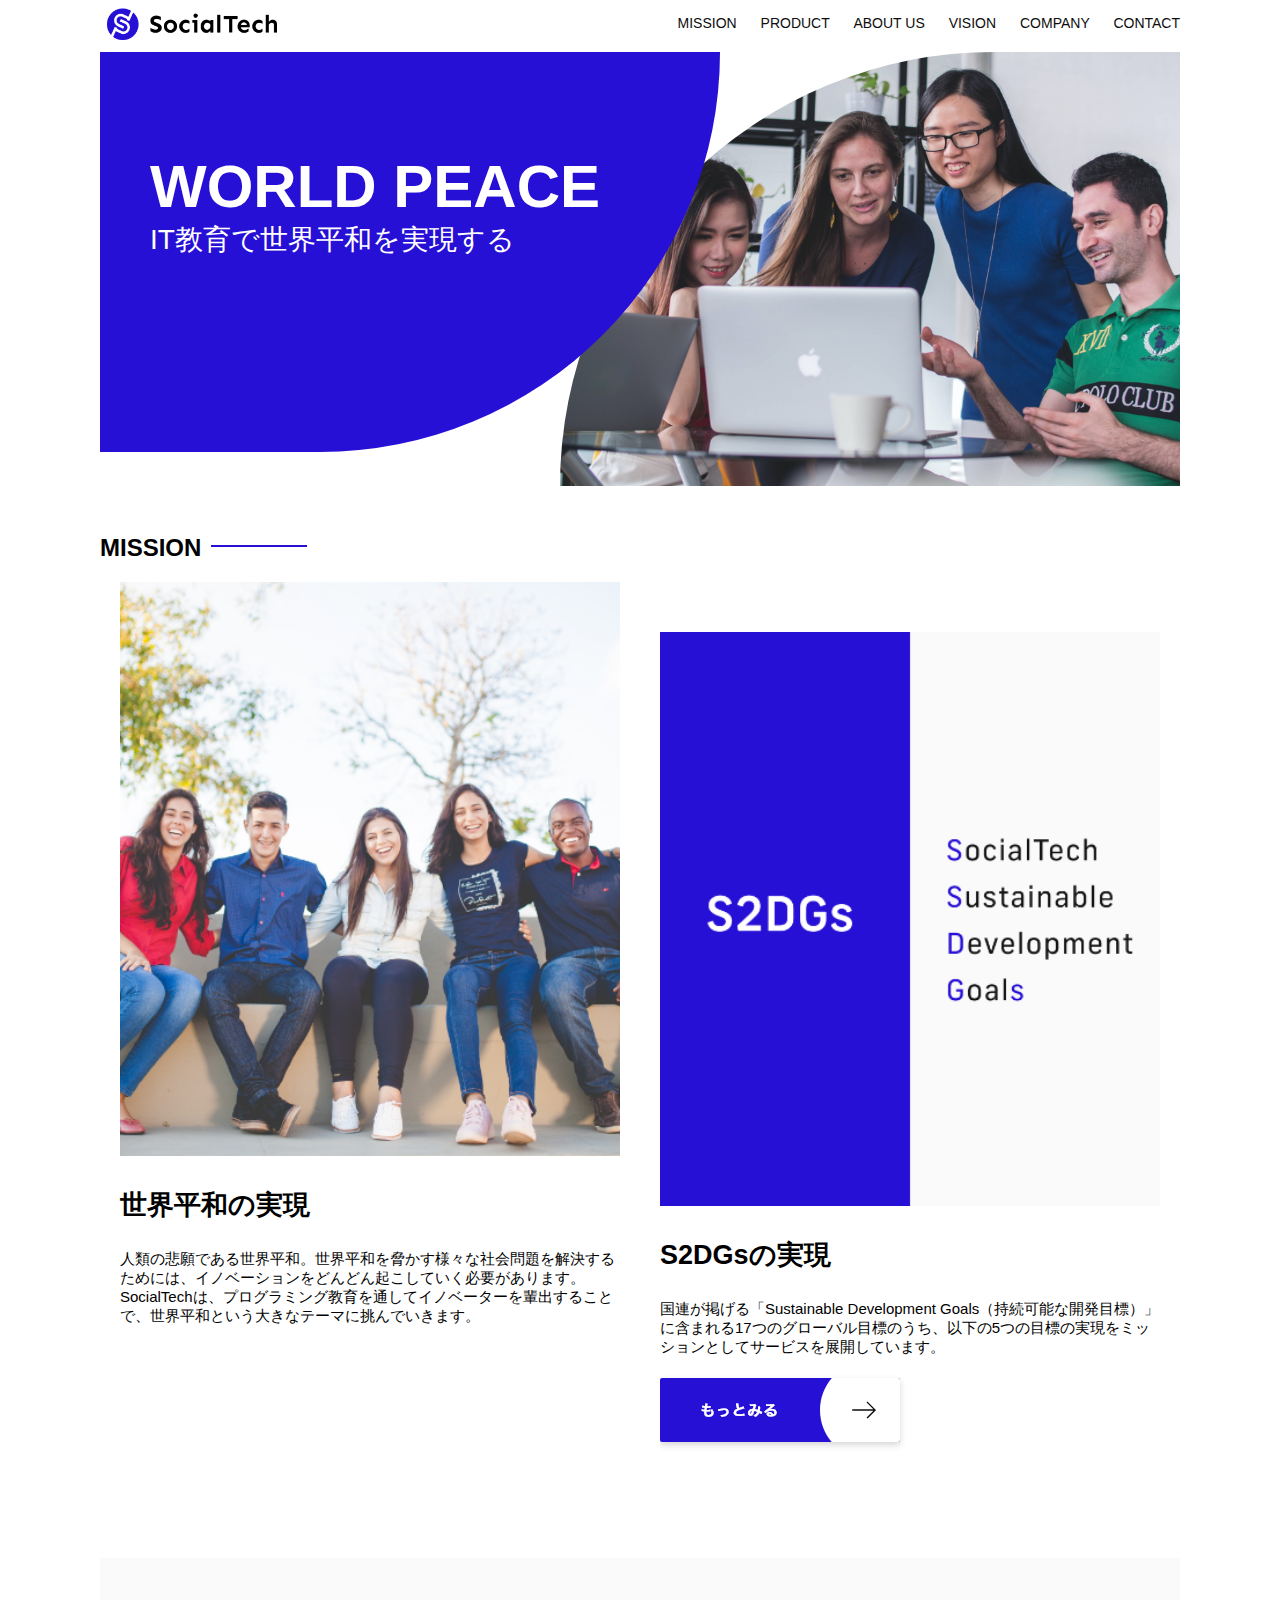
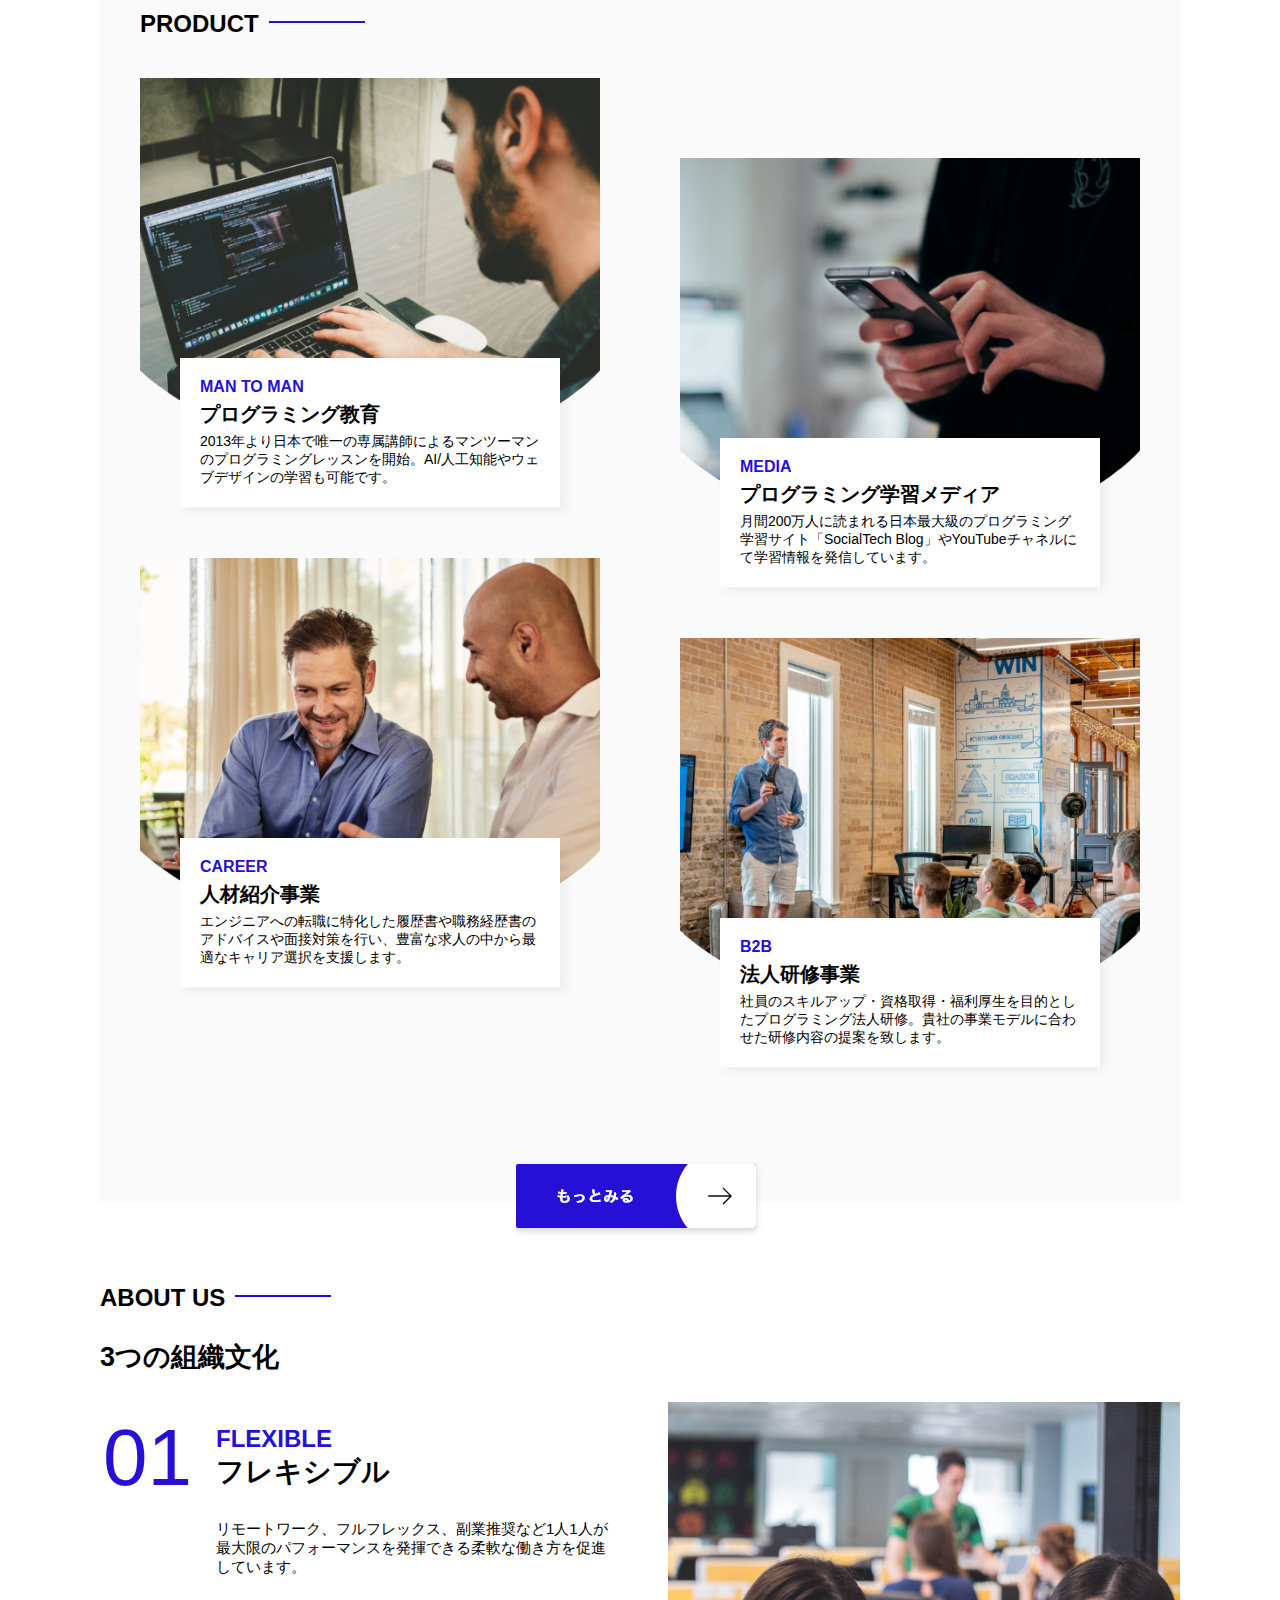
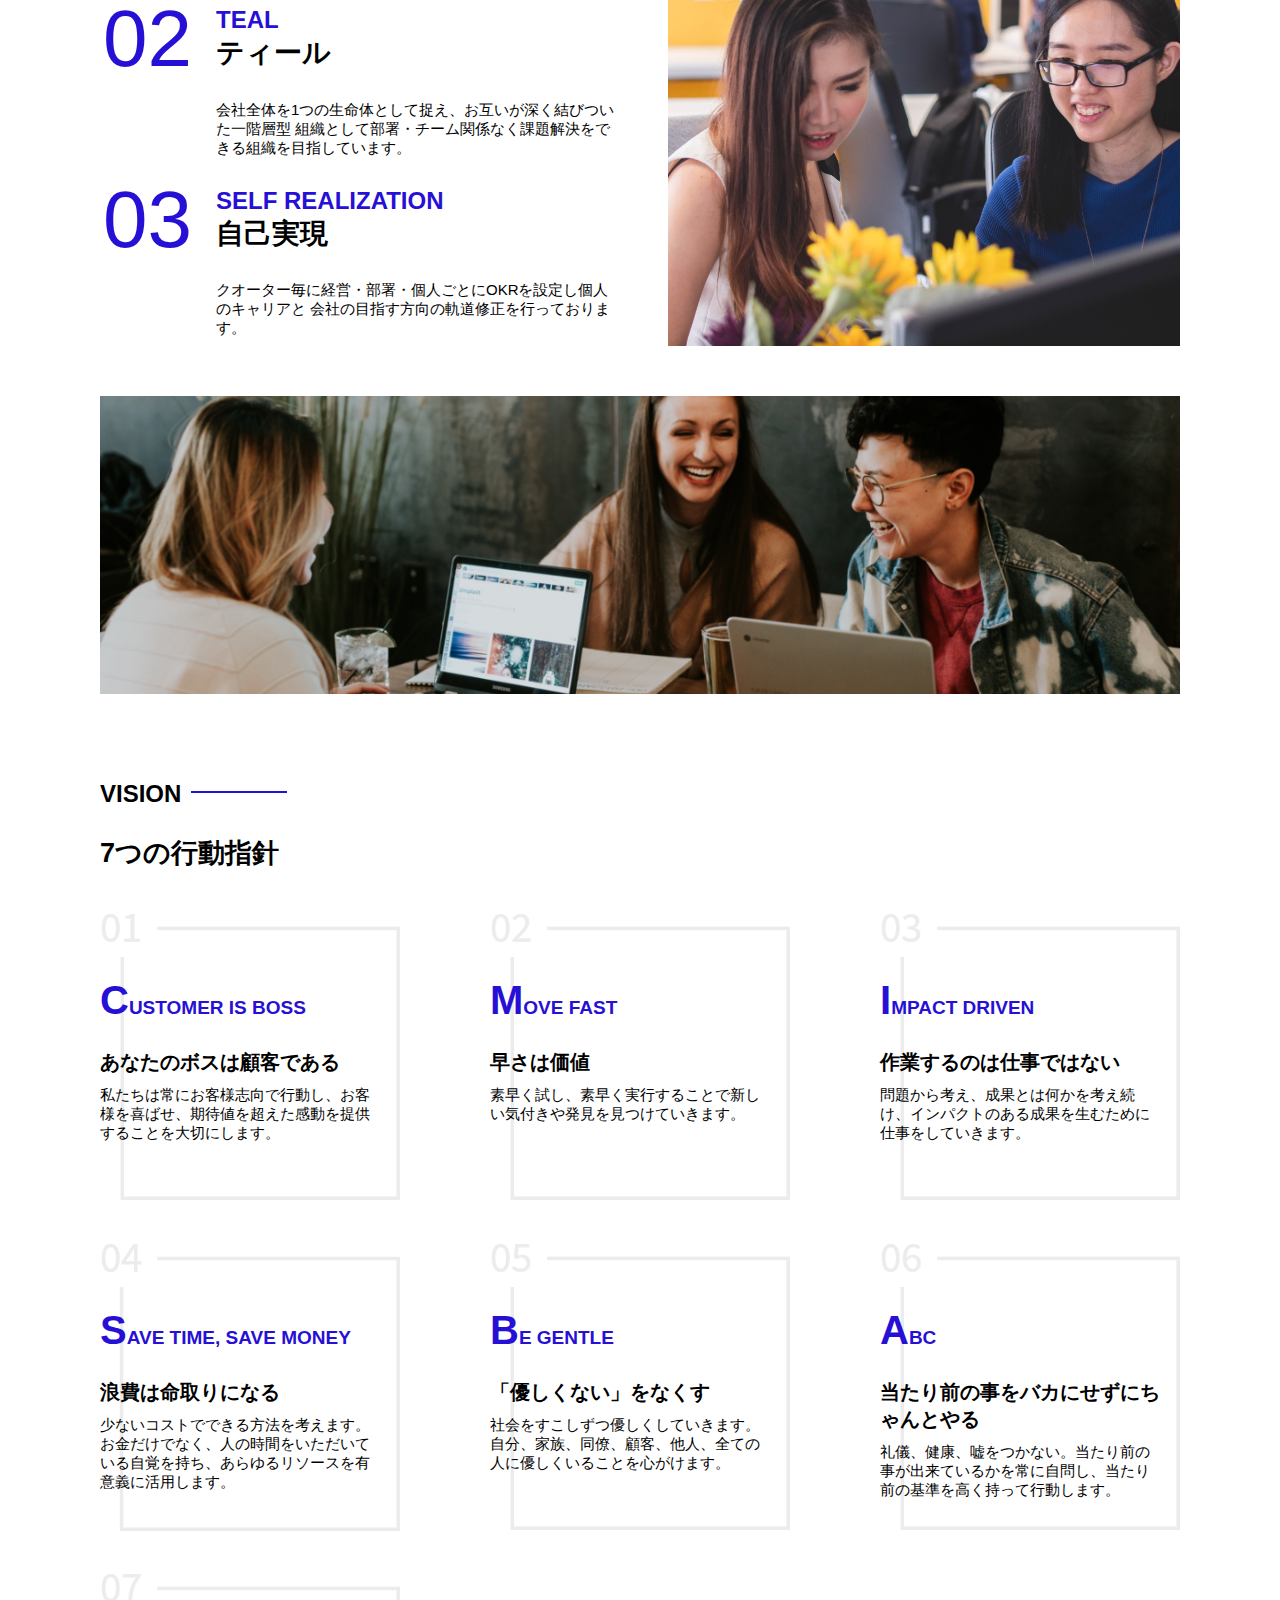
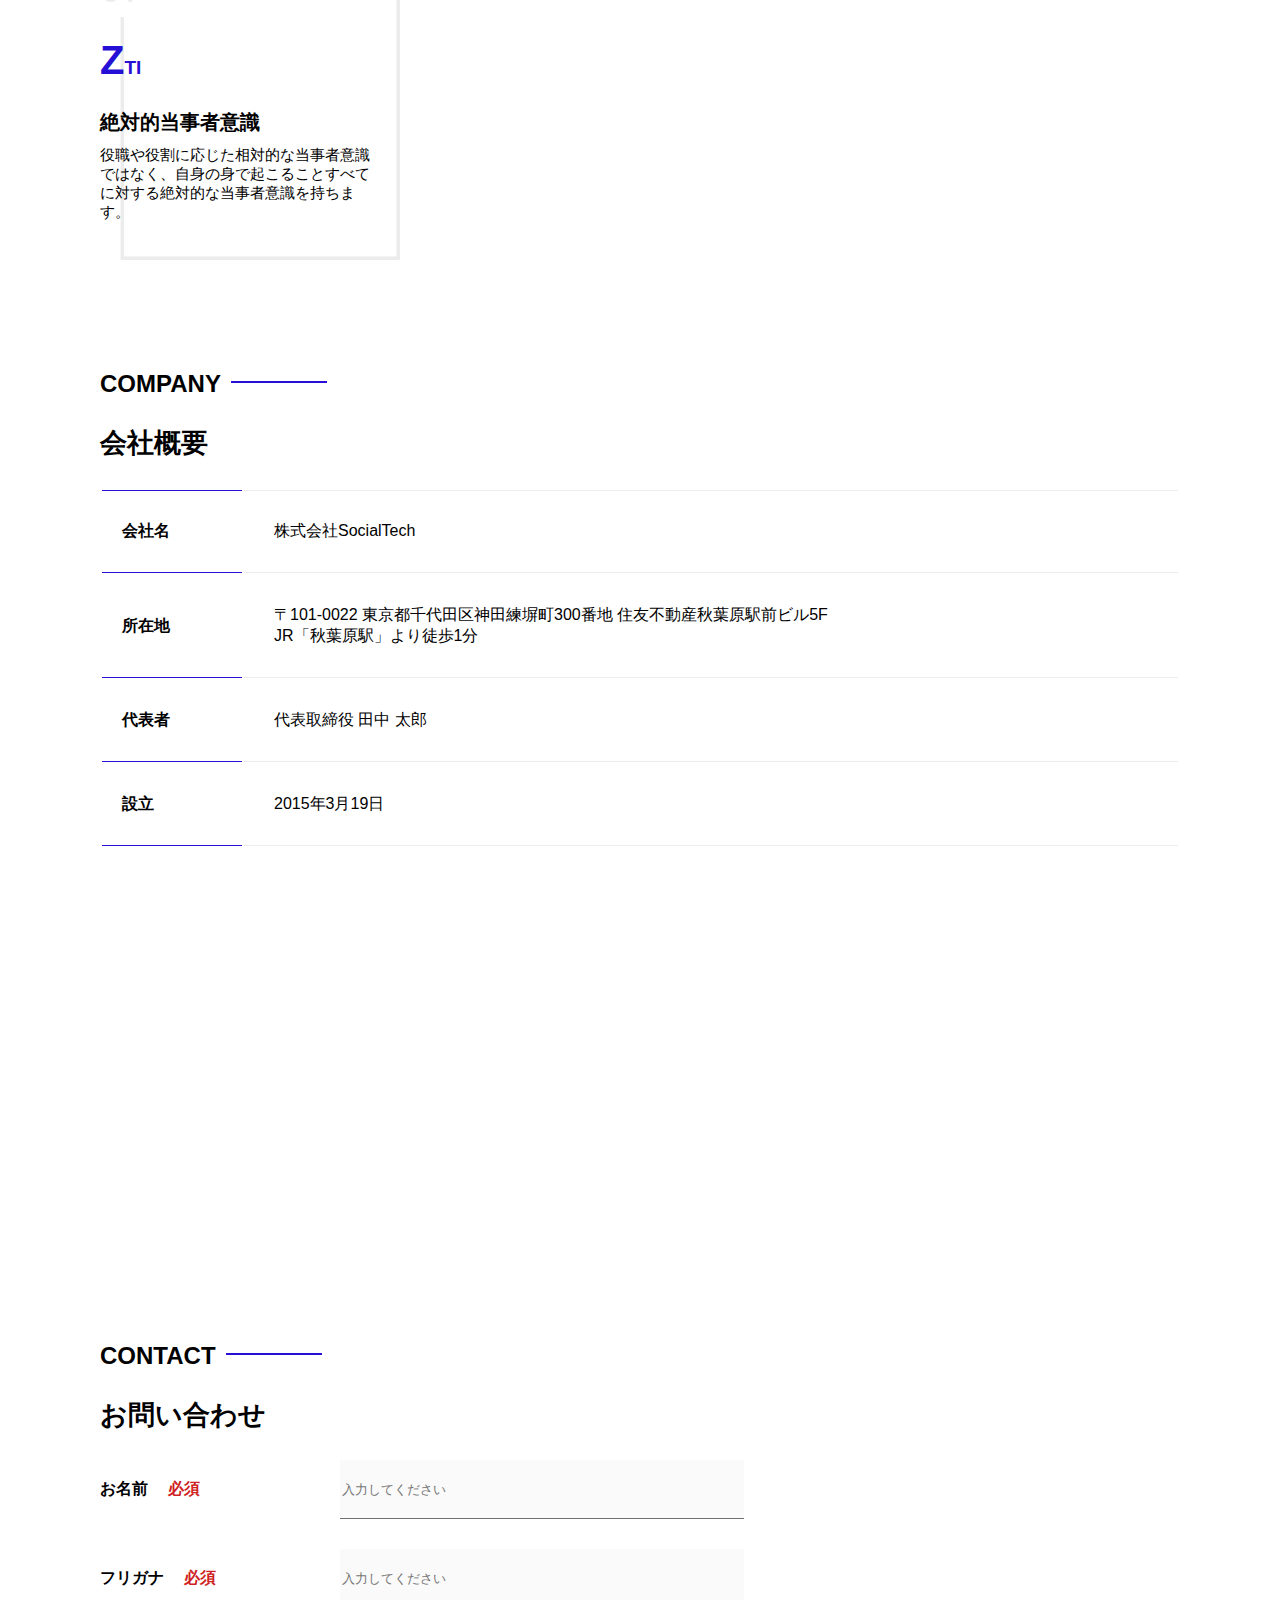
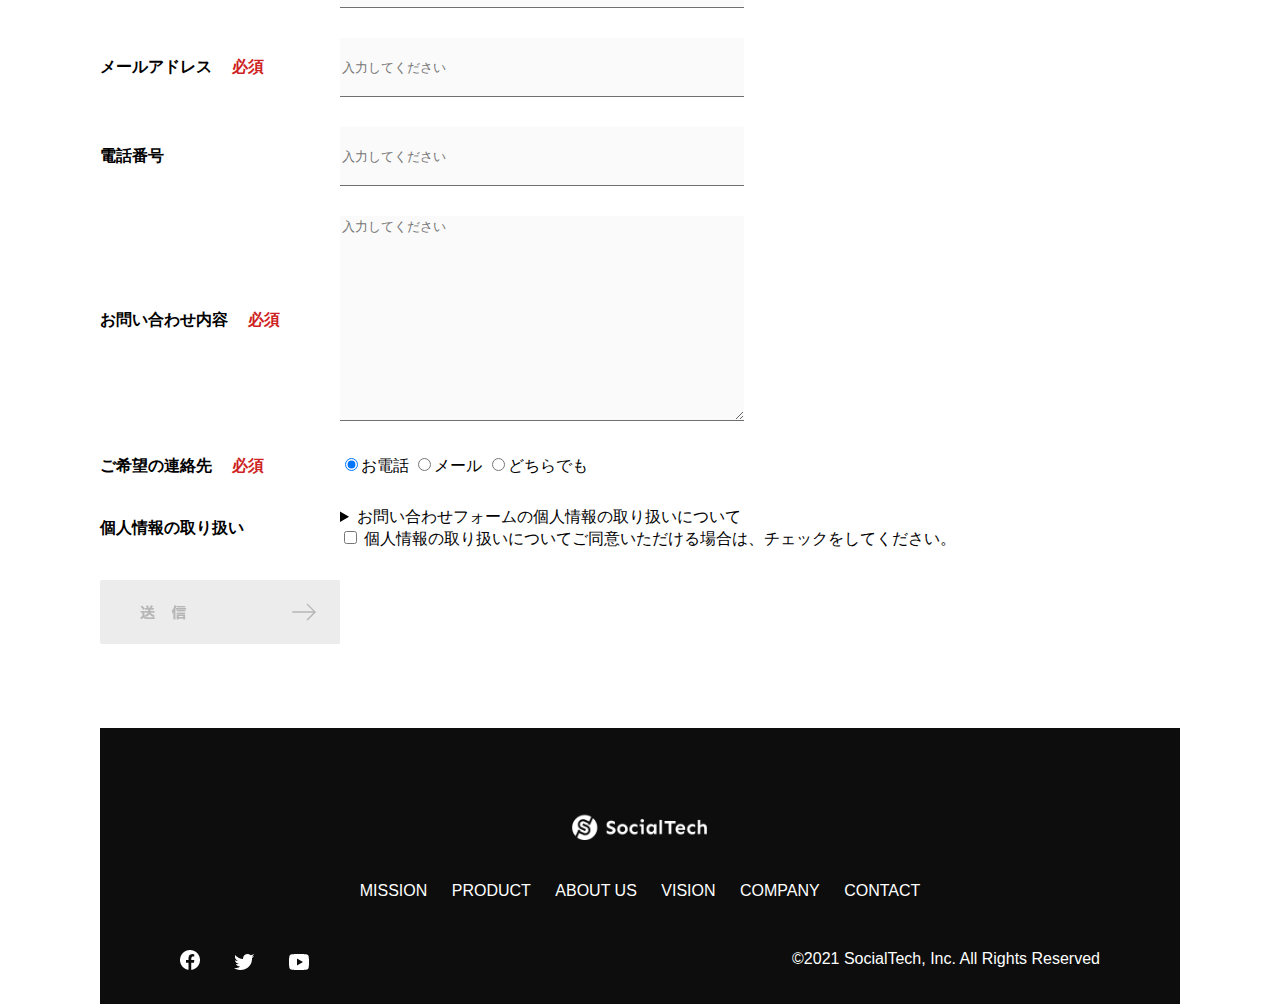
<file: index.html>
<!DOCTYPE html>
<html>
  <head>
    <title>SocialTech</title>
    <meta charset="utf-8">
    <meta name="description" content="SocialTechはEdTech業界のリーディングカンパニーを目指します。">
    <meta name="viewport" content="width=device-width, initial-scale=1.0">
     <link rel="stylesheet" href="style.css">
  </head>

  <body>
    <header>
      <!-- ロゴ -->
      <a href="index.html" id="logo"><img src="images/logo.png" alt="トップページに戻る"></a>

      <!-- PC用ナビゲーション -->
      <nav id="nav-pc">
        <a href="mission.html">MISSION</a>
        <a href="product.html">PRODUCT</a>
        <a href="index.html#aboutus">ABOUT US</a>
        <a href="index.html#vision">VISION</a>
        <a href="index.html#company">COMPANY</a>
        <a href="index.html#contact">CONTACT</a>
      </nav>
      <!-- スマホ用メニューボタン -->
      <img id="menu-sp" src="images/button-menu.png" alt="ナビゲーションを開く" onclick="document.getElementById('nav-sp').style.display = 'block'">
    
      <!-- スマホ用ナビゲーション -->
      <nav id="nav-sp">
        <img id="close" src="images/button-close.png" alt="ナビゲーションを閉じる" onclick="document.getElementById('nav-sp').style.display = 'none'">
        <a id="logo-sp" href="index.html" onclick="document.getElementById('nav-sp').style.display ='none'"><img src="images/logo-sp.png" alt="トップページに戻る"></a>
        <a class="menu" href="mission.html" onclick="document.getElementById('nav-sp').style.display = 'none'">MISSION</a>
        <a class="menu" href="product.html" onclick="document.getElementById('nav-sp').style.display = 'none'">PRODUCT</a>
        <a class="menu" href="index.html#aboutus" onclick="document.getElementById('nav-sp').style.display = 'none'">ABOUT US</a>
        <a class="menu" href="index.html#vision"
            onclick="document.getElementById('nav-sp').style.display = 'none'">VISION</a>
        <a class="menu" href="index.html#company"
           onclick="document.getElementById('nav-sp').style.display = 'none'">COMPANY</a>
        <a class="menu" href="index.html#contact"
          onclick="document.getElementById('nav-sp').style.display = 'none'">CONTACT</a> 
        <div id="sns">
          <a href="https://www.facebook.com/sejuku2013"><img src="images/button-facebook.png" alt="Facebookのリンク"></a>
          <a href="https://twitter.com/samuraijuku"><img src="images/button-twitter.png" alt="Twitterのリンク"></a>
          <a href="https://www.youtube.com/channel/UCCFOQO5aDK0xXam4cUQXT8g"><img src="images/button-youtube.png" alt="YouTubeのリンク"></a>
        </div>
      </nav>


    </header>
    
    <main>
      <article>
        <!-- メインビジュアル -->
        <section id="main-visual">
          <div id="main-message">
            <h1>WORLD PEACE</h1>
            <p>IT教育で世界平和を実現する</p>
          </div>
          <img src="images/index/index-main.png" alt="PCの周りに集まる多国籍の仲間たち">
        </section>
        <!-- ミッション -->
        <section id="mission">
          <h2 class="index-h2">MISSION</h2>
          <div id="mission-flex">
            <!-- 左側 -->
            <div>
              <img id="mission-photo" src="images/index/index-mission.png" alt="屋外のベンチで写真を撮影する多国籍の仲間たち">
              <h3>世界平和の実現</h3>
              <p>
                人類の悲願である世界平和。世界平和を脅かす様々な社会問題を解決するためには、イノベーションをどんどん起こしていく必要があります。SocialTechは、プログラミング教育を通してイノベーターを輩出することで、世界平和という大きなテーマに挑んでいきます。
              </p>
            </div>
            <!-- 右側 -->
            <div>
              <img id="s2dgs" src="images/index/s2dgs.png" alt="S2DGs">
              <h3>S2DGsの実現</h3>
              <p>国連が掲げる「Sustainable Development Goals（持続可能な開発目標）」に含まれる17つのグローバル目標のうち、以下の5つの目標の実現をミッションとしてサービスを展開しています。</p>
              <a href="mission.html">
                <img src="images/button-more.png" alt="もっとみる">
              </a> 
            </div>
          </div>
        </section>
        <!-- プロダクト -->
        <section id="product">
          <h2 class="index-h2">PRODUCT</h2>
          <div>
            <div id="product-left">
              <div>
                <img class="product-photo" src="images/index/index-mantoman.png" alt="PCでコードを書く男性">
              <div class="product-explain">
                <span>MAN TO MAN</span>
                <h3>プログラミング教育</h3>
                <p>2013年より日本で唯一の専属講師によるマンツーマンのプログラミングレッスンを開始。AI/人工知能やウェブデザインの学習も可能です。</p>
                </div>
            </div>
            <div>
              <img class="product-photo" src="images/index/index-career.png" alt="笑顔で話し合う2人の男性">
              <div class="product-explain">
                <span>CAREER</span>
                <h3>人材紹介事業</h3>
                <p>エンジニアへの転職に特化した履歴書や職務経歴書のアドバイスや面接対策を行い、豊富な求人の中から最適なキャリア選択を支援します。</p>
              </div>
            </div>
            </div>
            <div id="product-right">
              <div>
                <img class="product-photo" src="images/index/index-media.png" alt="スマートフォンを操作する人">
                <div class="product-explain">
                  <span>MEDIA</span>
                  <h3>プログラミング学習メディア</h3>
                  <p>月間200万人に読まれる日本最大級のプログラミング学習サイト「SocialTech Blog」やYouTubeチャネルにて学習情報を発信しています。</p>
                </div>
              </div>
              <div>
                <img class="product-photo" src="images/index/index-b2b.png" alt="講演中の男性とそれを聴く人々">
                <div class="product-explain">
                  <span>B2B</span>
                  <h3>法人研修事業</h3>
                  <p>社員のスキルアップ・資格取得・福利厚生を目的としたプログラミング法人研修。貴社の事業モデルに合わせた研修内容の提案を致します。</p>
                </div>
              </div>
            </div>
          </div>
          <div>
            <a id="product-more" href="product.html">
              <img src="images/button-more.png" alt="もっとみる">
            </a>
          </div>
        </section>
        <!-- ABOUT US -->
        <section id="aboutus">
          <h2 class="index-h2">ABOUT US</h2>
          <h3>3つの組織文化</h3>
          <div>
            <table class="culture-table">
              <tr>
                <td>
                  <span class="culture-num">01</span>
                </td>
                <td>
                  <span class="culture-en">FLEXIBLE</span>
                  <span class="culture-jp">フレキシブル</span>
                </td>
              </tr>
              <tr>
                <td>
                  <!-- 空のセル -->
                </td>
                <td>
                  <p class="culture-description">
                    リモートワーク、フルフレックス、副業推奨など1人1人が最大限のパフォーマンスを発揮できる柔軟な働き方を促進しています。
                  </p>
                </td>
                </tr>
                <tr>
                  <td>
                    <span class="culture-num">02</span>
                  </td>
                  <td>
                    <span class="culture-en">TEAL</span>
                    <span class="culture-jp">ティール</span>
                  </td>
                </tr>
                <tr>
                  <td>
                    <!-- 空のセル -->
                  </td>
                  <td>
                    <p class="culture-description">
                      会社全体を1つの生命体として捉え、お互いが深く結びついた一階層型
                      組織として部署・チーム関係なく課題解決をできる組織を目指しています。
                    </p>
                  </td>
                </tr>
                <tr>
                  <td>
                    <span class="culture-num">03</span>
                  </td>
                  <td>
                    <span class="culture-en">SELF REALIZATION</span>
                    <span class="culture-jp">自己実現</span>
                  </td>
                </tr>
                <tr>
                  <td>
                    <!-- 空のセル -->
                  </td>
                  <td>
                    <p class="culture-description">
                      クオーター毎に経営・部署・個人ごとにOKRを設定し個人のキャリアと
                      会社の目指す方向の軌道修正を行っております。
                    </p>
                  </td>                
                </tr>
            </table>
              <img class="culture-img" src="images/index/index-aboutus1.png" alt="笑顔で話し合う2人の女性">
            </div>
              <img class="culture-img2" src="images/index/index-aboutus2.png" alt="笑顔で話し合う3人の男女">
        </section>
        <!-- VISION -->
        <section id="vision">
          <h2 class="index-h2">VISION</h2>
          <h3>7つの行動指針</h3>
          <div>
            <div class="vision-box">
              <img src="images/index/vision-01.png" alt="01">
              <span>
                <h4>CUSTOMER IS BOSS</h4>
                <h5>あなたのボスは顧客である</h5>
                <p>私たちは常にお客様志向で行動し、お客様を喜ばせ、期待値を超えた感動を提供することを大切にします。</p>
              </span>
            </div>

            <div class="vision-box">
              <img src="images/index/vision-02.png" alt="02">
              <span>
                <h4>MOVE FAST</h4>
                <h5>早さは価値</h5>
                <p>素早く試し、素早く実行することで新しい気付きや発見を見つけていきます。</p>
              </span>
            </div>

            <div class="vision-box">
              <img src="images/index/vision-03.png" alt="03">
              <span>
                <h4>IMPACT DRIVEN</h4>
                <h5>作業するのは仕事ではない</h5>
                <p>問題から考え、成果とは何かを考え続け、インパクトのある成果を生むために仕事をしていきます。</p>
              </span>
            </div>

            <div class="vision-box">
              <img src="images/index/vision-04.png" alt="04">
              <span>
                <h4>SAVE TIME, SAVE MONEY</h4>
                <h5>浪費は命取りになる</h5>
                <p>少ないコストでできる方法を考えます。お金だけでなく、人の時間をいただいている自覚を持ち、あらゆるリソースを有意義に活用します。</p>
              </span>
            </div>

            <div class="vision-box">
              <img src="images/index/vision-05.png" alt="05">
              <span>
                <h4>BE GENTLE</h4>
                <h5>「優しくない」をなくす</h5>
                <p>社会をすこしずつ優しくしていきます。自分、家族、同僚、顧客、他人、全ての人に優しくいることを心がけます。</p>
              </span>
            </div>

            <div class="vision-box">
              <img src="images/index/vision-06.png" alt="06">
              <span>
                <h4>ABC</h4>
                <h5>当たり前の事をバカにせずにちゃんとやる</h5>
                <p>礼儀、健康、嘘をつかない。当たり前の事が出来ているかを常に自問し、当たり前の基準を高く持って行動します。</p>
              </span>
            </div>

            <div class="vision-box">
              <img src="images/index/vision-07.png" alt="07">
              <span>
                <h4>ZTI</h4>
                <h5>絶対的当事者意識</h5>
                <p>役職や役割に応じた相対的な当事者意識ではなく、自身の身で起こることすべてに対する絶対的な当事者意識を持ちます。</p>
              </span>
            </div>
          </div>
        </section>
        <!-- COMPANY -->
<section id="company">
  <h2 class="index-h2">COMPANY</h2>
  <h3>会社概要</h3>
  <table id="company-table">
    <tr>
      <th class="tableheader-first">会社名</th>
      <td class="cell-first">株式会社SocialTech</td>
    </tr>
    <tr>
      <th class="tableheader">所在地</th>
      <td class="cell">〒101-0022 東京都千代田区神田練塀町300番地 住友不動産秋葉原駅前ビル5F<br>JR「秋葉原駅」より徒歩1分</td>
    </tr>
    <tr>
      <th class="tableheader">代表者</th>
      <td class="cell">代表取締役 田中 太郎</td>
    </tr>
    <tr>
      <th class="tableheader">設立</th>
      <td class="cell">2015年3月19日</td>
    </tr>
  </table>
  <iframe src="https://www.google.com/maps/embed?pb=!1m18!1m12!1m3!1d3240.0688540195165!2d139.7746526!3d35.6999232!2m3!1f0!2f0!3f0!3m2!1i1024!2i768!4f13.1!3m3!1m2!1s0x60188fee13660e23%3A0x77137876edf742ac!2z5L2P5Y-L5LiN5YuV55Sj56eL6JGJ5Y6f6aeF5YmN44OT44Or!5e0!3m2!1sja!2sjp!4v1712991818080!5m2!1sja!2sjp"
  style="border:0;" allowfullscreen="" loading="lazy"></iframe>
</section>
        <!-- お問い合わせフォーム -->
        <section id="contact">
          <h2 class="index-h2">CONTACT</h2>
          <h3>お問い合わせ</h3>
          <form>
            <div>
            <div class="contact-heading">
              <label class="contact-label">お名前<span class="contact-span">必須</span></label>
            </div>
            <div>
              <input type="text" name="name" placeholder="入力してください" class="contact-textbox">
            </div>
          </div>
          <div>
            <div class="contact-heading">
              <label class="contact-label">フリガナ<span class="contact-span">必須</span></label>
            </div>
            <div>
              <input type="text" name="hurigana" placeholder="入力してください" class="contact-textbox">
            </div>
          </div>
          <div>
            <div class="contact-heading">
              <label class="contact-label">メールアドレス<span class="contact-span">必須</span></label>
            </div>
            <div>
              <input type="text" name="email" placeholder="入力してください" class="contact-textbox">
            </div>
          </div>
          <div>
            <div class="contact-heading">
              <label class="contact-label">電話番号</label>
            </div>
            <div>
              <input type="text" name="tel" placeholder="入力してください" class="contact-textbox">
            </div>
          </div>
          <div>
            <div class="contact-heading">
              <label class="contact-label">お問い合わせ内容<span class="contact-span">必須</span></label>
            </div>
            <div>
              <textarea class="contact-textarea" placeholder="入力してください" name="message"></textarea>
            </div>
          </div>
          <div>
            <div class="contact-heading">
              <label class="contact-label">ご希望の連絡先<span class="contact-span">必須</span></label>
            </div>
            <div>
              <input class="radiobutton" type="radio" value="tel" name="contact" checked><label>お電話</label>
              <input class="radiobutton" type="radio" value="mail" name="contact"><label>メール</label>
              <input class="radiobutton" type="radio" value="both" name="contact"><label>どちらでも</label>
            </div>
          </div>
            <div>
              <div class="contact-heading">
                <label class="contact-label">個人情報の取り扱い</label>
              </div>
              <div>
                <details>
                  <summary>お問い合わせフォームの個人情報の取り扱いについて</summary>
                  <div>
                    <span>１．組織の名称又は氏名</span><br>
                    株式会社SocialTech<br><br>
                    <span>２．個人情報保護管理者（若しくはその代理人）の氏名又は職名、所属及び連絡先
                    鈴木 一郎 コーポレート部</span><br>
                    メールアドレス：samurai@example.com<br>
                    TEL：03-1234-5678<br>
                    <span>３．個人情報の利用目的</span><br>
                    ・本サービス及び本サービスに関連する情報の提供又はそれらに関する連絡のため<br>
                    ・ユーザーの本人確認のため<br>
                    ・当社サービスのご案内のため<br>
                    ・当社の商品等の広告または宣伝（電子メールによるものを含むものとします。）<br><br>
                    <span>４．個人情報の取り扱い業務の委託</span><br>
                    個人情報の取扱業務の全部または一部を外部に業務委託する場合があります。<br>
                    その際、弊社は、個人情報を適切に保護できる管理体制を敷き実行していることを条件として<br>
                    委託先を厳選したうえで、機密保持契約を委託先と締結し、お客様の個人情報を厳密に管理させます。<br><br>
                    <span>５．個人情報の開示等の請求</span><br>
                    お客様は、弊社に対してご自身の個人情報の開示等（利用目的の通知、開示、内容の訂正・追加・削除、利用の停止または消去、第三者への提供の停止）に関して、当社問合わせ窓口に申し出ることができます。<br>
                    その際、弊社はお客様ご本人を確認させていただいたうえで、合理的な期間内に対応いたします。<br><br>
                    なお、個人情報に関する弊社問合わせ先は、次の通りです。<br><br>
                    株式会社SocialTech　個人情報問合せ窓口<br>
                    〒101-0022 東京都千代田区神田練塀町300番地 住友不動産秋葉原駅前ビル5F<br>
                    メールアドレス：samurai@example.com　TEL：03-1234-5678<br><br>
                    <span>６．個人情報を提供されることの任意性について</span><br><br>
                    お客様がご自身の個人情報を弊社に提供されるか否かは、お客様のご判断によりますが、もしご提供されない場合には、適切なサービスが提供できない場合がありますので予めご了承ください。
                  </div>
                </details>
                <input type="checkbox"  name="agree">
                <span>個人情報の取り扱いについてご同意いただける場合は、チェックをしてください。</span>
              </div>
            </div>
            <input type="image" src="images/button-submit.png" alt="送信する">
          </form>
        </section>
      </article>
    <footer>
      <div id="footer-logo">
        <img src="images/logo-sp.png" alt="SocialTech">
      </div>
      <div id="footer-link">
        <a href="mission.html">MISSION</a>
        <a href="product.html">PRODUCT</a>
        <a href="index.html#aboutus">ABOUT US</a>
        <a href="index.html#vision">VISION</a>
        <a href="index.html#company">COMPANY</a>
        <a href="index.html#contact">CONTACT</a>
      </div>
      <div id="sns-footer">
        <a href="https://www.facebook.com/sejuku2013"><img src="images/button-facebook.png" alt="Facebookのリンク"></a>
        <a href="https://twitter.com/samuraijuku"><img src="images/button-twitter.png" alt="Twitterのリンク"></a>
        <a href="https://www.youtube.com/channel/UCCFOQO5aDK0xXam4cUQXT8g"><img src="images/button-youtube.png" alt="YouTubeのリンク"></a>
         <span id="copyright">&copy;2021 SocialTech, Inc. All Rights Reserved</span>
      </div>
    </footer>
    </main>
    </body>
</html>
</file>
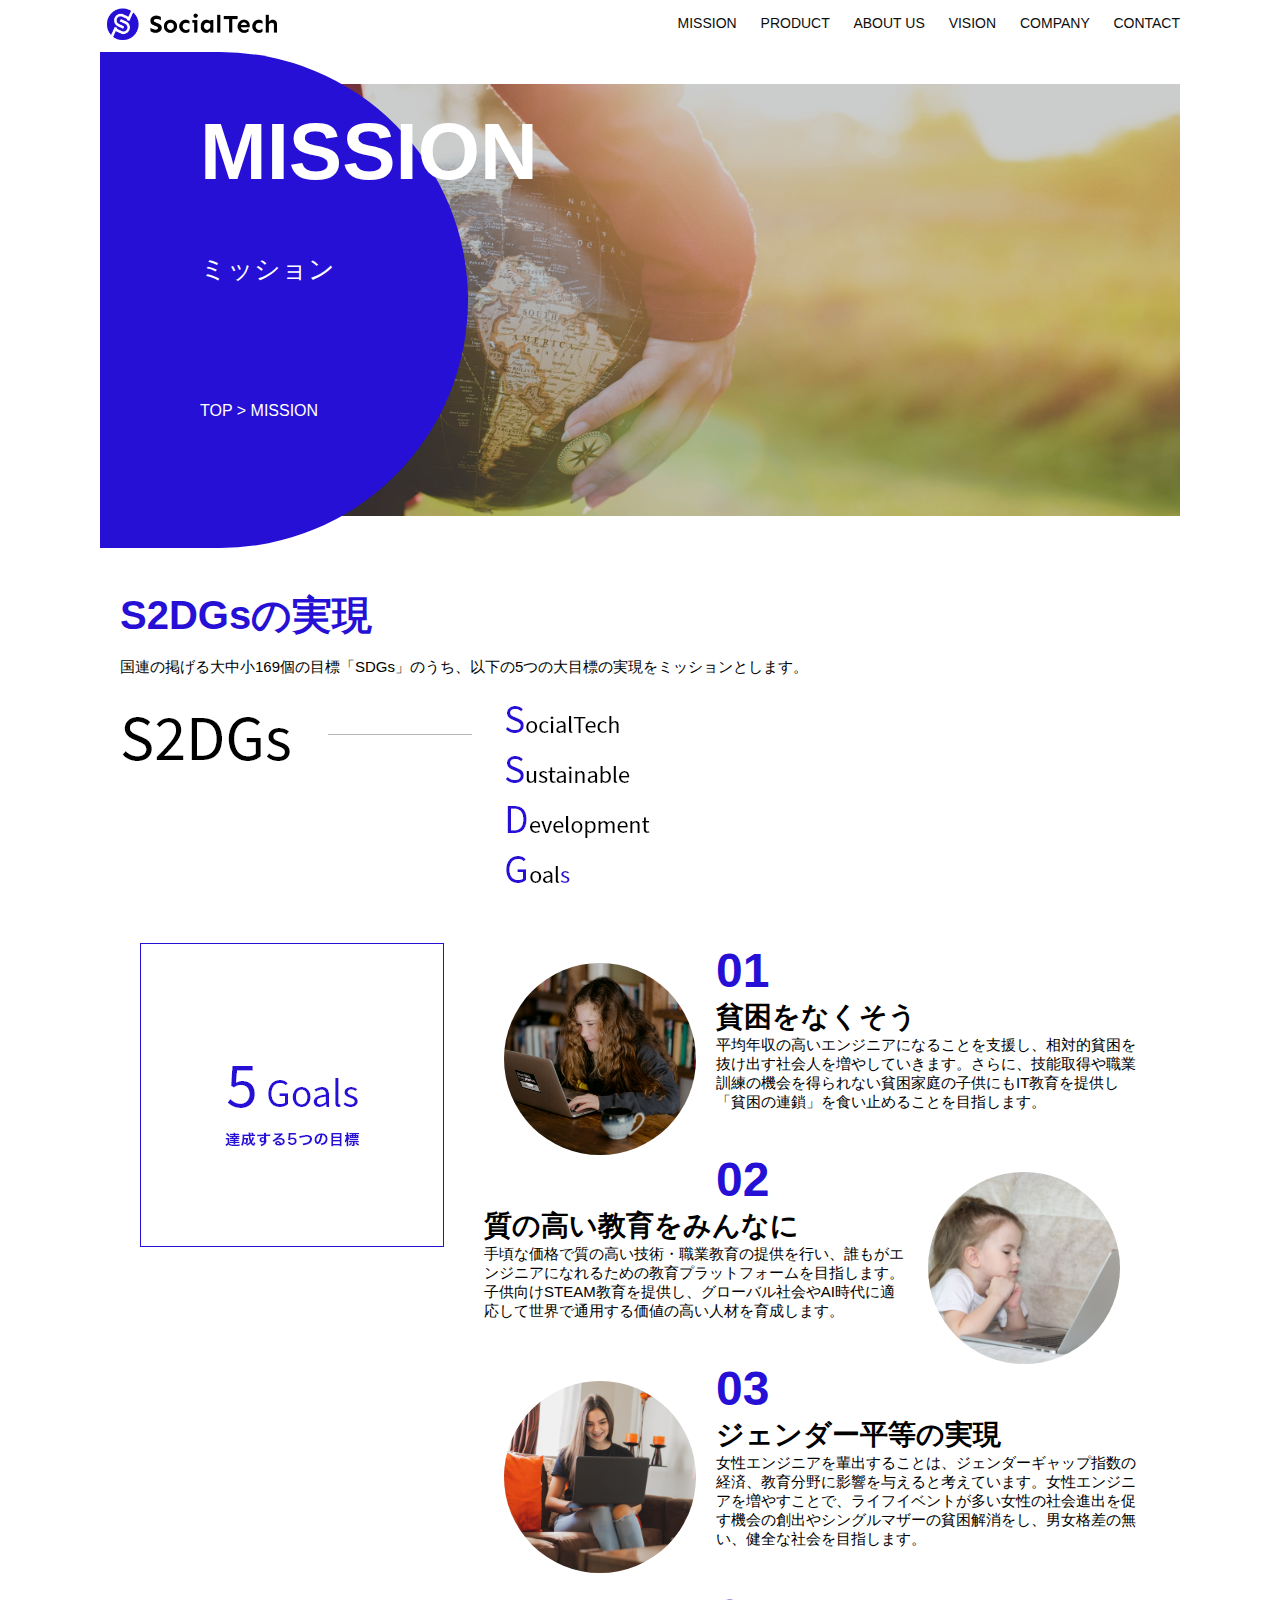
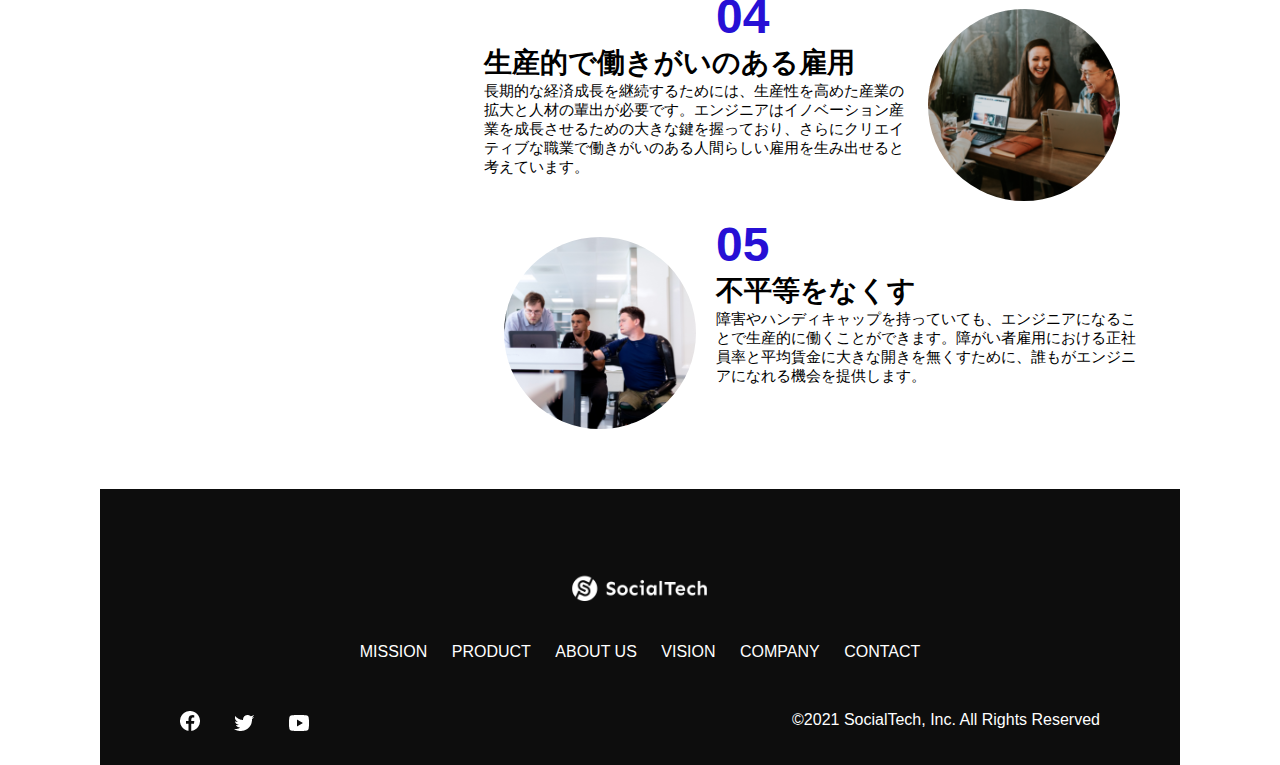
<file: mission.html>
<!DOCTYPE html>
<html>
  <head>
    <title>SocialTech - MISSION ミッション -</title>
    <meta charset="utf-8">
    <meta name="description" content="SocialTechが目指す5つの目標（S2DGs）を紹介します">
    <meta name="viewport" content="width=device-width, initial-scale=1.0">
    <link rel="stylesheet" href="style.css">
  </head>

  <body>
    <!-- ヘッダー -->
    <header>
      <!-- ロゴ -->
      <a href="index.html" id="logo"><img src="images/logo.png" alt="トップページに戻る"></a>

      <!-- PC用ナビゲーション -->
      <nav id="nav-pc">
        <a href="mission.html">MISSION</a>
        <a href="product.html">PRODUCT</a>
        <a href="index.html#aboutus">ABOUT US</a>
        <a href="index.html#vision">VISION</a>
        <a href="index.html#company">COMPANY</a>
        <a href="index.html#contact">CONTACT</a>
      </nav>

      <!-- スマホ用メニューボタン -->
      <img id="menu-sp" src="images/button-menu.png" alt="ナビゲーションを開く" onclick="document.getElementById('nav-sp').style.display = 'block'">
    
      <!-- スマホ用ナビゲーション -->
      <nav id="nav-sp">
        <img id="close" src="images/button-close.png" alt="ナビゲーションを閉じる" onclick="document.getElementById('nav-sp').style.display = 'none'">
        <a id="logo-sp" href="index.html" onclick="document.getElementById('nav-sp').style.display ='none'"><img src="images/logo-sp.png" alt="トップページに戻る"></a>
        <a class="menu" href="mission.html" onclick="document.getElementById('nav-sp').style.display = 'none'">MISSION</a>
        <a class="menu" href="product.html" onclick="document.getElementById('nav-sp').style.display = 'none'">PRODUCT</a>
        <a class="menu" href="index.html#aboutus" onclick="document.getElementById('nav-sp').style.display = 'none'">ABOUT US</a>
        <a class="menu" href="index.html#vision"
            onclick="document.getElementById('nav-sp').style.display = 'none'">VISION</a>
        <a class="menu" href="index.html#company"
           onclick="document.getElementById('nav-sp').style.display = 'none'">COMPANY</a>
        <a class="menu" href="index.html#contact"
          onclick="document.getElementById('nav-sp').style.display = 'none'">CONTACT</a> 
        <div id="sns">
          <a href="https://www.facebook.com/sejuku2013"><img src="images/button-facebook.png" alt="Facebookのリンク"></a>
          <a href="https://twitter.com/samuraijuku"><img src="images/button-twitter.png" alt="Twitterのリンク"></a>
          <a href="https://www.youtube.com/channel/UCCFOQO5aDK0xXam4cUQXT8g"><img src="images/button-youtube.png" alt="YouTubeのリンク"></a>
        </div>
      </nav>
    </header>

    <main>
      <article>
        <section id="mission-main">
          <div id="mission-title">
            <h1>MISSION</h1>
            <span>ミッション</span>
            <div>TOP > MISSION</div>
          </div>
        </section>
        <section id="mission-s2dgs">
          <h2 class="mission-h2">S2DGsの実現</h2>
          <p>国連の掲げる大中小169個の目標「SDGs」のうち、以下の5つの大目標の実現をミッションとします。</p>
          <img src="images/mission/mission-s2dgs.png" alt="S2DGs">
        </section>
        <section id="mission-5goals">
          <div>
            <img id="s2dgs-image" src="images/mission/mission-5goals.png" alt="5Goals">
           </div>
          <div>
          <div>
            <img class="fivegoals-image-left" src="images/mission/mission-5goals01.png" alt="PCを操作する女の子">
            <span class="fivegoals-number">01</span>
            <h3 class="fivegoals-h3">貧困をなくそう</h3>
            <p class="fivegoals-p">
              平均年収の高いエンジニアになることを支援し、相対的貧困を抜け出す社会人を増やしていきます。さらに、技能取得や職業訓練の機会を得られない貧困家庭の子供にもIT教育を提供し「貧困の連鎖」を食い止めることを目指します。
            </p>
          </div>
          <div>
            <img class="fivegoals-image-right" src="images/mission/mission-5goals02.png" alt="PCを見つめる小さい女の子">
            <span class="fivegoals-number">02</span>
            <h3 class="fivegoals-h3">質の高い教育をみんなに</h3>
            <p class="fivegoals-p">
              手頃な価格で質の高い技術・職業教育の提供を行い、誰もがエンジニアになれるための教育プラットフォームを目指します。子供向けSTEAM教育を提供し、グローバル社会やAI時代に適応して世界で通用する価値の高い人材を育成します。
            </p>
          </div>
          <div>
            <img class="fivegoals-image-left" src="images/mission/mission-5goals03.png" alt="PCを操作する女性">
            <span class="fivegoals-number">03</span>
            <h3 class="fivegoals-h3">ジェンダー平等の実現</h3>
            <p class="fivegoals-p">
              女性エンジニアを輩出することは、ジェンダーギャップ指数の経済、教育分野に影響を与えると考えています。女性エンジニアを増やすことで、ライフイベントが多い女性の社会進出を促す機会の創出やシングルマザーの貧困解消をし、男女格差の無い、健全な社会を目指します。
            </p>
          </div>
          <div>
            <img class="fivegoals-image-right" src="images/mission/mission-5goals04.png" alt="笑顔で話し合う3人の男女">
            <span class="fivegoals-number">04</span>
            <h3 class="fivegoals-h3">生産的で働きがいのある雇用</h3>
            <p class="fivegoals-p">
              長期的な経済成長を継続するためには、生産性を高めた産業の拡大と人材の輩出が必要です。エンジニアはイノベーション産業を成長させるための大きな鍵を握っており、さらにクリエイティブな職業で働きがいのある人間らしい雇用を生み出せると考えています。
            </p>
          </div>
          <div>
            <img class="fivegoals-image-left" src="images/mission/mission-5goals05.png" alt="障害を持つ男性が生き生きと働く様子">
            <span class="fivegoals-number">05</span>
            <h3 class="fivegoals-h3">不平等をなくす</h3>
            <p class="fivegoals-p">
              障害やハンディキャップを持っていても、エンジニアになることで生産的に働くことができます。障がい者雇用における正社員率と平均賃金に大きな開きを無くすために、誰もがエンジニアになれる機会を提供します。
            </p>
          </div>
        </div>
        </section>
      </article>
      <footer>
        <div id="footer-logo">
          <img src="images/logo-sp.png" alt="SocialTech">
        </div>
        <div id="footer-link">
          <a href="mission.html">MISSION</a>
          <a href="product.html">PRODUCT</a>
          <a href="index.html#aboutus">ABOUT US</a>
          <a href="index.html#vision">VISION</a>
          <a href="index.html#company">COMPANY</a>
          <a href="index.html#contact">CONTACT</a>
        </div>
        <div id="sns-footer">
          <a href="https://www.facebook.com/sejuku2013"><img src="images/button-facebook.png" alt="Facebookのリンク"></a>
          <a href="https://twitter.com/samuraijuku"><img src="images/button-twitter.png" alt="Twitterのリンク"></a>
          <a href="https://www.youtube.com/channel/UCCFOQO5aDK0xXam4cUQXT8g"><img src="images/button-youtube.png" alt="YouTubeのリンク"></a>
          <span id="copyright">&copy;2021 SocialTech, Inc. All Rights Reserved</span>
        </div>
      </footer>
      </main>
      </body>
      </html>
</file>
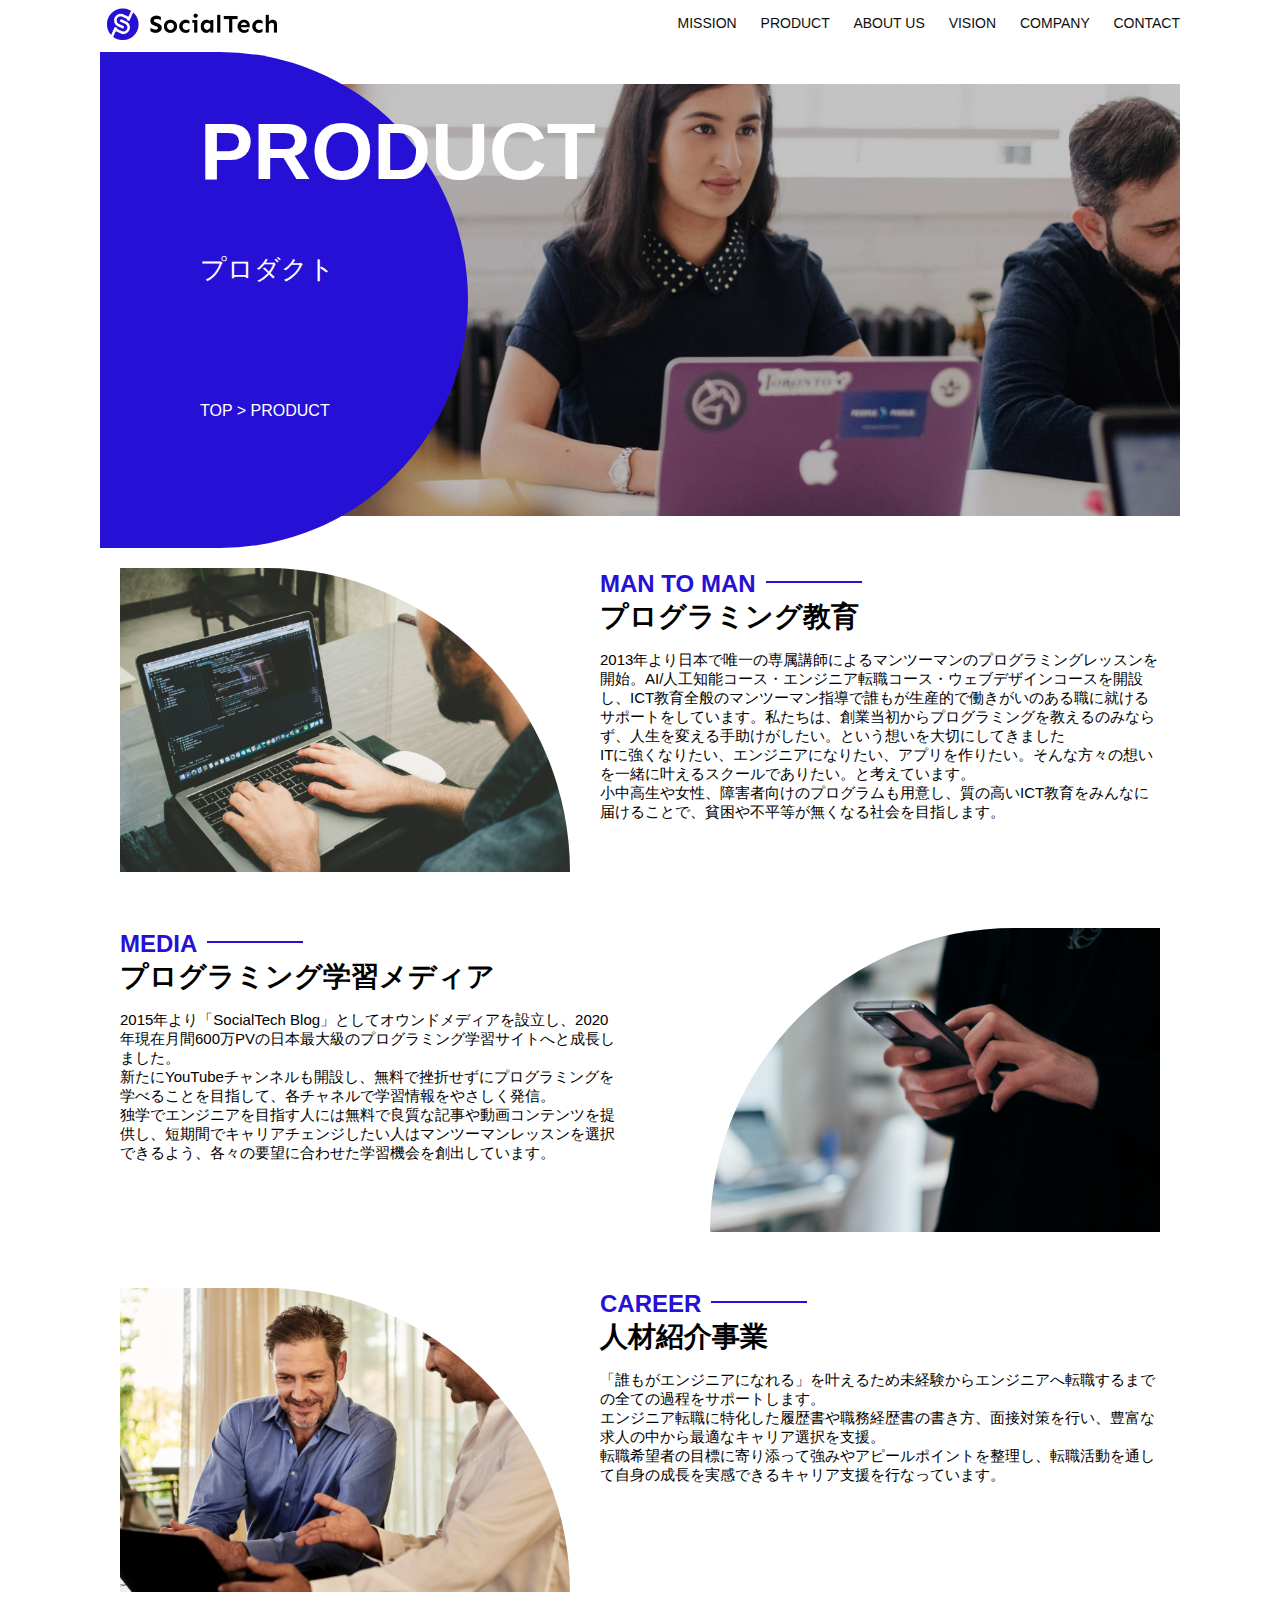
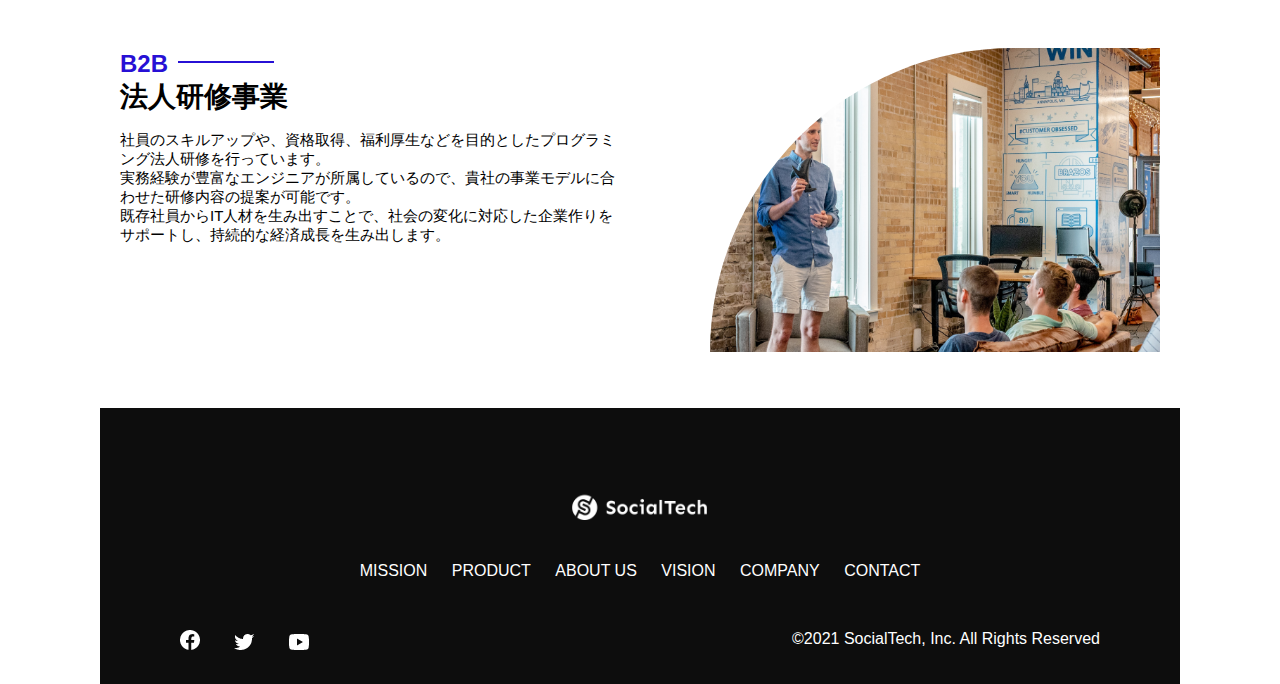
<file: product.html>
<!DOCTYPE html>
<html>
  <head>
    <title>SocialTech -PRODUCT プロダクト-</title>
    <meta charset="utf-8">
    <meta name="description" content="SocialTechの4つのプロダクトを紹介します">
    <meta name="viewport" content="width=device-width, initial-scale=1.0">
    <link rel="stylesheet" href="style.css">
  </head>

  <body>
    <!-- ヘッダー -->
    <header>
      <!-- ロゴ -->
      <a href="index.html" id="logo"><img src="images/logo.png" alt="トップページに戻る"></a>

      <!-- PC用ナビゲーション -->
      <nav id="nav-pc">
        <a href="mission.html">MISSION</a>
        <a href="product.html">PRODUCT</a>
        <a href="index.html#aboutus">ABOUT US</a>
        <a href="index.html#vision">VISION</a>
        <a href="index.html#company">COMPANY</a>
        <a href="index.html#contact">CONTACT</a>
      </nav>

      <!-- スマホ用メニューボタン -->
      <img id="menu-sp" src="images/button-menu.png" alt="ナビゲーションを開く" onclick="document.getElementById('nav-sp').style.display = 'block'">
    
      <!-- スマホ用ナビゲーション -->
      <nav id="nav-sp">
        <img id="close" src="images/button-close.png" alt="ナビゲーションを閉じる" onclick="document.getElementById('nav-sp').style.display = 'none'">
        <a id="logo-sp" href="index.html" onclick="document.getElementById('nav-sp').style.display ='none'"><img src="images/logo-sp.png" alt="トップページに戻る"></a>
        <a class="menu" href="mission.html" onclick="document.getElementById('nav-sp').style.display = 'none'">MISSION</a>
        <a class="menu" href="product.html" onclick="document.getElementById('nav-sp').style.display = 'none'">PRODUCT</a>
        <a class="menu" href="index.html#aboutus" onclick="document.getElementById('nav-sp').style.display = 'none'">ABOUT US</a>
        <a class="menu" href="index.html#vision"
            onclick="document.getElementById('nav-sp').style.display = 'none'">VISION</a>
        <a class="menu" href="index.html#company"
           onclick="document.getElementById('nav-sp').style.display = 'none'">COMPANY</a>
        <a class="menu" href="index.html#contact"
          onclick="document.getElementById('nav-sp').style.display = 'none'">CONTACT</a> 
        <div id="sns">
          <a href="https://www.facebook.com/sejuku2013"><img src="images/button-facebook.png" alt="Facebookのリンク"></a>
          <a href="https://twitter.com/samuraijuku"><img src="images/button-twitter.png" alt="Twitterのリンク"></a>
          <a href="https://www.youtube.com/channel/UCCFOQO5aDK0xXam4cUQXT8g"><img src="images/button-youtube.png" alt="YouTubeのリンク"></a>
        </div>
      </nav>
    </header>

    <main>
      <article>
        <section id="product-main">
          <div id="product-title">
            <h1>PRODUCT</h1>
            <span>プロダクト</span>
            <div>TOP > PRODUCT</div>
          </div>
        </section>

        <section class="product-section1">
          <img src="images/product/product-mantoman.png" alt="PCでコードを書く男性">
          <div>
            <h2 class="product-h2">MAN TO MAN</h2>
            <h3 class="product-h3">プログラミング教育</h3>
            <p>2013年より日本で唯一の専属講師によるマンツーマンのプログラミングレッスンを開始。AI/人工知能コース・エンジニア転職コース・ウェブデザインコースを開設し、ICT教育全般のマンツーマン指導で誰もが生産的で働きがいのある職に就けるサポートをしています。私たちは、創業当初からプログラミングを教えるのみならず、人生を変える手助けがしたい。という想いを大切にしてきました<br>ITに強くなりたい、エンジニアになりたい、アプリを作りたい。そんな方々の想いを一緒に叶えるスクールでありたい。と考えています。<br>小中高生や女性、障害者向けのプログラムも用意し、質の高いICT教育をみんなに届けることで、貧困や不平等が無くなる社会を目指します。</p>
          </div>
        </section>

        <section class="product-section2">
          <div>
            <h2 class="product-h2">MEDIA</h2>
            <h3 class="product-h3">プログラミング学習メディア</h3>
            <p>2015年より「SocialTech Blog」としてオウンドメディアを設立し、2020年現在月間600万PVの日本最大級のプログラミング学習サイトへと成長しました。<br>新たにYouTubeチャンネルも開設し、無料で挫折せずにプログラミングを学べることを目指して、各チャネルで学習情報をやさしく発信。<br>独学でエンジニアを目指す人には無料で良質な記事や動画コンテンツを提供し、短期間でキャリアチェンジしたい人はマンツーマンレッスンを選択できるよう、各々の要望に合わせた学習機会を創出しています。</p>
          </div>
          <img src="images/product/product-media.png" alt="スマートフォンを操作する人">
        </section>

        <section class="product-section1">
          <img src="images/product/product-career.png" alt="笑顔で話し合う2人の男性">
          <div>
            <h2 class="product-h2">CAREER</h2>
            <h3 class="product-h3">人材紹介事業</h3>
            <p>「誰もがエンジニアになれる」を叶えるため未経験からエンジニアへ転職するまでの全ての過程をサポートします。<br>エンジニア転職に特化した履歴書や職務経歴書の書き方、面接対策を行い、豊富な求人の中から最適なキャリア選択を支援。<br>転職希望者の目標に寄り添って強みやアピールポイントを整理し、転職活動を通して自身の成長を実感できるキャリア支援を行なっています。<br></p>
          </div>
        </section>

        <section class="product-section2">
          <div>
            <h2 class="product-h2">B2B</h2>
            <h3 class="product-h3">法人研修事業</h3>
            <p>社員のスキルアップや、資格取得、福利厚生などを目的としたプログラミング法人研修を行っています。<br>実務経験が豊富なエンジニアが所属しているので、貴社の事業モデルに合わせた研修内容の提案が可能です。<br>既存社員からIT人材を生み出すことで、社会の変化に対応した企業作りをサポートし、持続的な経済成長を生み出します。</p>
          </div>
          <img src="images/product/product-b2b.png" alt="講演中の男性とそれを聴く人々">
        </section>
        </article>
        
      <footer>
        <div id="footer-logo">
          <img src="images/logo-sp.png" alt="SocialTech">
        </div>
        <div id="footer-link">
          <a href="mission.html">MISSION</a>
          <a href="product.html">PRODUCT</a>
          <a href="index.html#aboutus">ABOUT US</a>
          <a href="index.html#vision">VISION</a>
          <a href="index.html#company">COMPANY</a>
          <a href="index.html#contact">CONTACT</a>
        </div>
        <div id="sns-footer">
          <a href="https://www.facebook.com/sejuku2013"><img src="images/button-facebook.png" alt="Facebookのリンク"></a>
          <a href="https://twitter.com/samuraijuku"><img src="images/button-twitter.png" alt="Twitterのリンク"></a>
          <a href="https://www.youtube.com/channel/UCCFOQO5aDK0xXam4cUQXT8g"><img src="images/button-youtube.png" alt="YouTubeのリンク"></a>
          <span id="copyright">&copy;2021 SocialTech, Inc. All Rights Reserved</span>
        </div>
      </footer>
      </main>
      </body>
      </html>
</file>
<file: style.css>
/* PC、スマホ共通スタイル */
body {
  font-family: "Source Sans Pro", "Hiragino Kaku Gothic ProN", Meiryo Arial, sans-serif;
  }

p {
  font-size: 15px;
}
.arrow-right {
  color: #2710d5;
}
#submit {
  margin-top: 50px;
}

/* ＝＝＝＝＝＝
　PC用のスタイル
＝＝＝＝＝＝＝ */
@media screen and (min-width: 768px) {
/* 横幅設定 */
body {
  max-width: 1080px;
  min-width: 900px;
  margin: 0 auto 0 auto;
}

/* ヘッダー */
header {
  display: flex;
  justify-content: space-between;
}

/* ナビゲーションのレイアウト */
#nav-pc {
  font-size: 14px;
  padding-top: 15px;
}
/* ナビゲーションのリンクの装飾設定 */
#nav-pc > a {
  text-decoration: none;
  margin-left: 20px;
}
#nav-pc > a:link {
  color: #0d0d0d;
}
#nav-pc > a:visited {
  color: #0d0d0d;
}
#nav-pc > a:hover {
  color: #0d0d0d;
  text-decoration: underline;
}
#nav-pc > a:active {
  color: #0d0d0d;
}

/* スマホ用ナビを非表示 */
#nav-sp, #menu-sp {
  display: none;
}


/* メインビジュアル */
#main-visual {
  position: relative;
  height: 400px;
}

/*  */
#main-message {
  position: absolute;
  top: 0;
  left: 0;
  background-color: #2710d5;
  color: #ffffff;
  border-radius: 0 0 476px 0;
  max-width: 620px;
  width: 100%;
  height: 100%;
  z-index: 11;
}

#main-message > h1 {
  font-size: 60px;
  font-weight: bold;
  margin: 100px 0 0 50px;
}

#main-message > p {
  font-size: 28px;
  margin: 0 0 0 50px;
}
#main-visual > img {
  max-width: 620px;
  border-radius: 476px 0 0 0;
  position: absolute;
  top: 0;
  right: 0;
  z-index: 10;
}
h2 {
  margin: 40px 0 0 0;
}
h2::after {
  content: url("images/line.png");
  margin-left: 10px;
}
h3 {
  font-size: 27px;
}
/* ミッション */
#mission {
  margin: 80px auto;
  width: 100%;
}
#mission-flex {
  width: 100%;
  display: flex;
}
#mission-flex > div {
  width: 50%;
  margin: 20px;
}
#mission-photo {
  width: 100%;
}
#s2dgs {
  margin-top: 50px;
  width: 100%;
}
/* プロダクト */
 #product {
  background-color: #fafafa;
  margin: 80px 0 80px 0;
  padding: 10px 40px 0px 40px;
 }
  
  /* 外枠 */
  #product > div {
    margin-top: 40px;
    display: flex;
  }
  
  /* 左のカラム */
  #product-left {
    width: 50%;
    margin-right: 20px;
  }
  
  /* 右のカラム */
  #product-right {
    width: 50%;
    margin-left: 20px;
    margin-top: 80px;
  }
  
  /* 写真＋説明の枠 */
  #product-left > div {
    position: relative;
    height: 480px;
    margin-right: 20px;
  }
  #product-right > div {
    position: relative;
    height: 480px;
    margin-left: 20px;
  }
  /* 写真 */
  .product-photo {
    width: 100%;
  }
  /* 説明文の枠 */
  .product-explain {
    background-color: #ffffff;
    position: absolute;
    left: 0;
    top: 280px;
    margin: 0 40px;
    padding: 20px;
    box-shadow: 5px 5px 10px rgba(0, 0, 0, 0.05);
  }
  /* 説明文の英語 */
  .product-explain > span {
    color: #2710d5;
    font-weight: bold;
    font-size: 16px;
    margin: 0;
  }
  /* 説明文の見出し */
  .product-explain > h3 {
    font-size: 20px;
    margin: 5px 0 5px 0;
  }
  /* 説明文 */
  .product-explain > p {
    font-size: 14px;
    margin: 0;
  }
  /* もっと見るボタン */
  #product-more {
    margin: 0 auto -42px auto;
  }
  /* ABOUT US */
  #aboutus {
    margin: 80px auto 80px auto;
  }
  /* 3つの組織文化と写真を入れる枠 */
  #aboutus > div {
    display: flex;
  }
  /* 写真 */
  .culture-img {
    width: 100%;
    align-self: flex-start;
  }
  .culture-img2 {
    margin-top: 50px;
    width: 100%;
  }
  /* 3つの組織文化の表 */
  .culture-table {
    margin-right: 50px;
  }
  /* 番号 */
  .culture-num {
    font-size: 80px;
    color: #2710d5;
    margin-right: 20px;
  }
  /* 組織文化英語 */
  .culture-en {
    color: #2710d5;
    font-weight: bold;
    font-size: 24px;
    display: block;
  }
  /* 組織文化日本語 */
  .culture-jp {
    font-size: 28px;
    font-weight: bold;
  }
  /* 説明文 */
  .culture-description {
    margin: 0;
  }
/* ビジョン */
#vision {
  margin: 80px auto;
}
/* セクション内の外枠 */
#vision > div {
  width: 100%;
  display: flex;
  justify-content: space-between;
  flex-wrap: wrap;
}
/* 7つの行動指針の枠 */
.vision-box {
  width: 300px;
  height: 300px;
  margin-bottom: 30px;
  position: relative;
}
.vision-box > img {
  width: 100%;
  height: auto;
  position: absolute;
  top: 0;
  left: 0;
  z-index: 30;
}
.vision-box > span {
  position: absolute;
  top: 0;
  left: 0;
  z-index: 31;
  margin-right: 20px;
}
.vision-box > span > h4 {
  color: #2710d5;
  font-size: 19px;
  margin-top: 80px;
}
.vision-box > span > h4::first-letter {
  font-size: 40px;
}
.vision-box > span > h5 {
  font-size: 20px;
  margin: 0;
}
.vision-box > span > p {
  margin-top: 10px;
}
/* 会社概要 */
#company {
  margin: 80px auto;
}
#company-table {
  width: 100%;
}
.tableheader {
  text-align: left;
  padding: 20px;
  border-bottom-color: #2710d5;
  border-bottom-width: 1px;
  border-bottom-style: solid;
  width: 100px;
}
.tableheader-first {
  text-align: left;
  padding: 20px;
  border-bottom-color: #2710d5;
  border-bottom-width: 1px;
  border-bottom-style: solid;
  border-top-color: #2710d5;
  border-top-width: 1px;
  border-top-style: solid;
  width: 100px;
}
.cell {
  padding: 30px;
  border-bottom-color: #ececec;
  border-bottom-width: 1px;
  border-bottom-style: solid;
}
.cell-first {
  padding: 30px;
  border-bottom-color: #ececec;
  border-bottom-width: 1px;
  border-bottom-style: solid;
  border-top-color: #ececec;
  border-top-width: 1px;
  border-top-style: solid;
}
#company > iframe {
  width: 100%;
  height: 368px;
  margin-top: 40px;
}
/* お問い合わせ */
#contact {
  margin: 80px auto;
}
/* 外枠 */
#contact > form >div {
  display: flex;
  flex-direction: row;
  flex-wrap: wrap;
  padding-bottom: 30px;
}
/* 左列の見出し */
.contact-heading {
  width: 240px;
  align-self: center;
}
/* 見出しのラベル */
.contact-label {
  font-weight: bold;
}
/* 必須 */
.contact-span {
  color: #ce2222;
  margin-left: 20px;
  font-weight: bold;
}
/* テキストボックス */
.contact-textbox {
  border-top: 0;
  border-left: 0;
  border-right: 0;
  border-bottom-width: 1px;
  border-bottom-color: #707070;
  border-style: solid;
  background-color: #fafafa;
  width: 400px;
  height: 56px;
}
/* お問い合わせ内容のテキストエリア */
.contact-textarea {
  border-top: 0;
  border-left: 0;
  border-right: 0;
  border-bottom-width: 1px;
  border-bottom-color: #707070;
  background-color: #fafafa;
  width: 400px;
  height: 200px;
}
/* 個人情報の取り扱い */
details {
  width: 700px;
}
details > div {
  background-color: #fafafa;
  padding: 20px;
}
details > div > span {
  font-weight: bold;
}
/* フッター */
footer {
  background-color: #0d0d0d;
  text-align: center;
  padding: 80px 80px 30px 80px;
}
#footer-logo {
  margin-bottom: 30px;
}
#footer-link {
  margin-bottom: 50px;
}
#footer-link > a {
  text-decoration: none;
  margin: 10px;
}
#footer-link > a:link {
  color: #ffffff;
}
#footer-link > a:visited {
  color: #ffffff;
}
#footer-link > a:hover {
  color: #ffffff;
  text-decoration: underline;
}
#footer-link > a:active {
  color: #ffffff;
}
#sns-footer {
  text-align: left;
  width: 100%;
}
#sns-footer > a {
  margin-right: 30px;
}
#copyright {
  color: #ffffff;
  float: right;
}

/* mission.html用スタイル */
/* ミッションのメインビジュアル */
#mission-main {
  height: 496px;
  width: 100%;
  background-image: url("images/mission/mission-main.png");
  background-repeat: no-repeat;
  background-position-y: center;
}

#mission-title {
  background-color: #2710d5;
  width: 368px;
  color: #ffffff;
  height: 496px;
  border-radius: 0 248px 248px 0;
  position: relative;
}

#mission-title > h1 {
  position: absolute;
  top: 0;
  left: 100px;
  font-size: 80px;
}

#mission-title > span {
  position: absolute;
  top: 200px;
  left: 100px;
  font-size: 26px;
}

#mission-title > div {
  position: absolute;
  top: 350px;
  left: 100px;
  font-size: 16px;
}

#mission-s2dgs {
  width: 100%;
  margin: 20px;
}

.mission-h2 {
  color: #2710d5;
  font-size: 40px;
}

.mission-h2::after {
  content: none;
}

#mission-5goals {
  margin: 20px;
  display: flex;
}

#mission-5goals > div {
  flex-grow: 1;
  padding: 20px;
}
#mission-5goals > div > div {
  margin-bottom: 40px;
}
.fivegoals-image-right {
  float: right;
  margin: 20px;
}
.fivegoals-image-left {
  float: left;
  margin: 20px;
}
.fivegoals-number {
  color: #2710d5;
  font-size: 48px;
  font-weight: bold;
  margin: 0;
}
.fivegoals-h3 {
  font-size: 28px;
  margin: 0;
}
.fivegoals-p {
  margin: 0;
}
/* プロダクトページ */
#product-main {
  height: 496px;
  width: 100%;
  background-image: url("images/product/product-main.png");
  background-repeat: no-repeat;
  background-position-y: center;
}
#product-title {
  background-color: #2710d5;
  width: 368px;
  color: #ffffff;
  height: 496px;
  border-radius: 0 248px 248px 0;
  position: relative;
}
#product-title > h1 {
  position: absolute;
  top: 0;
  left: 100px;
  font-size: 80px;
}
#product-title > span {
  position: absolute;
  top: 200px;
  left: 100px;
  font-size: 26px;
}
#product-title > div {
  position: absolute;
  top: 350px;
  left: 100px;
  font-size: 16px;
}

/* セクション1 */
.product-section1 {
  position: relative;
  margin: 20px;
  height: 340px;
}
.product-section1 > img {
  position: absolute;
  top: 0;
  left: 0;
  width: 450px;
  margin: 0 40px 30px 0;
  border-radius: 0 432px 0 0;
}

.product-section1 > div {
  position: absolute;
  top: 0;
  left: 480px;
}

/* セクション2 */
.product-section2 {
  position: relative;
  margin: 20px;
  height: 340px;
}
.product-section2 > img {
  position: absolute;
  top:  0;
  right: 0;
  width: 450px;
  margin: 0 0 30px 40px;
  border-radius: 432px 0 0 0;
}
.product-section2 > div {
  width: 500px;
  position: absolute;
  top: 0;
  left: 0;
}
.product-h2 {
  color: #2710d5;
  font-size: 24px;
  margin: 0;
}
.product-h3 {
  font-size: 28px;
  margin: 0;
}

}

/*=========================
 スマートフォン用のスタイル
======================== */
@media screen and (max-width: 767px) {
body {
  min-width: 375px;
  margin: 0;
}  
/* PC用ナビゲーション非表示 */
#nav-pc {
  display: none;
}
/* ハンバーガーメニュー */
#menu-sp {
  float: right;
  padding: 0;
}

/* スマホ用ナビゲーションの表示切替 */
/* 初期状態、レイアウトと非表示設定 */
#nav-sp {
  background-color: #2710d5;
  position: absolute;
  top: 0;
  left: 0;
  width: 100%;
  height: 100%;
  display: none;
  z-index: 100;
}
/* ×ボタン */
#close {
  position: absolute;
  top: 20px;
  right: 20px;
}
/* ナビゲーションメニュー用ロゴ */
#logo-sp {
  margin: 80px 0 30px 20px;
}
/* ナビゲーションのリンクの装飾設定 */
#nav-sp > a {
  display: block;
}

#nav-sp > a:link {
  color: #ffffff;
}

#nav-sp > a:visited {
  color: #ffffff;
}

#nav-sp > a:hover {
  color: #ffffff;
  text-decoration: underline;
}

#nav-sp > a:active {
  color: #ffffff;
}

#nav-sp > .menu {
  text-decoration: none;
  display: block;
  margin: 0 20px;
  height: 44px;
  font-size: 16px;
  background-image: url("images/arrow.png");
  background-repeat: no-repeat;
background-position: right top;
}

#sns {
  position: absolute;
  bottom: 20px;
  left: 20px;
}

#sns > a {
  margin-right: 30px;
}

/* メインビジュアル */
#main-visual {
  position: relative;
  height: 470px;
  width: 100%;
  overflow: hidden;
}

#main-visual > div {
  position: absolute;
  top: 0;
  left: 0;
  background-color: #2710d5;
  color: white;
  border-radius: 0 0 476px 0;
  text-align: center;
  height: 280px;
  width: 100%;
  z-index: 11;
}

#main-visual > div > h1 {
  font-size: 28px;
  margin-top: 90px;
}

#main-visual > div > p {
  margin: 0;
}

#main-visual > img {
  width: 100%;
  border-radius: 476px 0 0 0;
  z-index: 10;
  position: absolute;
  bottom: 0;
  right: 0;
}

/* 見出し */
h2::after {
  content: url("images/line.png");
  margin-left: 10px;
}

h3 {
  font-size: 24px;
  margin-top: 10px;
}

/* ミッション */
#mission {
  margin: 20px;
}

#mission-photo {
  width: 100%;
}

#s2dgs {
  width: 100%;
}

/* プロダクト */
#product {
  background-color: #fafafa;
  padding-top: 10px;
}

#product h2 {
  margin-left: 20px;
}
/* 外枠 */
/* 左右のカラム　スマホでは縦並び */
#product-left, #product-right {
  margin: 0 20px;
}
/* 写真+説明の枠 */
#product-left > div, #product-right > div {
  position: relative;
  height: 540px;
}
/* 説明文の枠 */
.product-explain {
  background-color: #ffffff;
  position: absolute;
  left: 0;
  bottom: 50px;
  padding: 20px;
  box-shadow: 5px 5px 10px rgba(0,0,0,0.05);
}

.product-explain > span {
  color: #2710d5;
  font-weight: bold;
  font-size: 16px;
  margin: 0;
}

.product-explain > h3 {
  margin: 10px 0;
}

/* 写真 */
.product-photo {
  width: 100%;
}

#product-more > img {
  margin: 0 0 -42px 20px;
}

/* ABOUT US */
#aboutus {
  margin: 80px 20px;
}

#aboutus > div {
  display: flex;
  flex-direction: column;
}

.culture-table {
  width: 100%;
  padding-right: 20px;
  order: 2;
}

.culture-img {
  width: 100%;
  order: 1;
}

.culture-img2 {
  width: 100%;
}

.culture-num {
  font-size: 80px;
  color: #2710d5;
}

.culture-en {
  color: #2710d5;
  font-weight: bold;
  font-size: 24px;
  display: block;
}

.culture-jp {
  display: block;
}

.culture-description {
  margin: 0;
}

/* VISION */
#vision {
  margin: 80px 20px;
}

.vision-box {
  width: 300px;
  height: 300px;
  margin-bottom: 30px;
  position: relative;
}

.vision-box > img {
  width: 100%;
  height: auto;
  position: absolute;
  top: 0;
  left: 0;
  z-index: 30;
}

.vision-box > span {
  position: absolute;
  top: 0;
  left: 0;
  z-index: 31;
  margin-right: 20px;
}

.vision-box > span > h4 {
  color: #2710d5;
  font-size: 19px;
  margin-top: 60px;
}

.vision-box > span > h5 {
  font-size: 20px;
  margin: 0;
}

.vision-box > span > p {
  margin-top: 10px;
}


/* COMPANY */
#company {
  margin: 0 20px;
}

#company > h3 {
  margin-bottom: 20px;
}

/* 表と地図 */
#company-table {
  width: 100%;
}

.tableheader-first {
  text-align: left;
  padding: 20px;
  border-bottom-color: #2710d5;
  border-bottom-width: 1px;
  border-bottom-style: solid;
  border-top-color: #2710d5;
  border-top-width: 1px;
  border-top-style: solid;
  width: 50px;
}

.tableheader {
  text-align: left;
  padding: 20px;
  border-bottom-color: #2710d5;
  border-bottom-width: 1px;
  border-bottom-style: solid;
  width: 50px;
}

.cell {
  padding: 20px;
  border-bottom-color: #ececec;
  border-bottom-width: 1px;
  border-bottom-style: solid;
}

.cell-first {
  padding: 20px;
  border-bottom-color: #ececec;
  border-bottom-width: 1px;
  border-bottom-style: solid;
  border-top-color: #ececec;
  border-top-width: 1px;
  border-top-style: solid;
}

#company > iframe {
  width: 100%;
  height: 240px;
  margin-top: 40px;
}

/* CONTACT */
#contact {
  margin: 80px 20px;
}

#contact > h3 {
  margin-bottom: 20px;
}

#contact > form >div {
  margin-bottom: 20px;
}

.contact-heading {
  margin-bottom: 20px;
} 
/* ラベル */
.contact-label {
  font-weight: bold;
}
/* 必須 */
.contact-span {
  color: #ce2222;
  margin-left: 20px;
  font-weight: bold;
}

.contact-textbox {
  height: 56px;
  border-top: 0;
  border-left: 0;
  border-right: 0;
  background-color: #fafafa;
    border-bottom-width: 1px;
  border-style: solid;
  min-width: 300px;
  width: 100%;
}

.contact-textarea {
  height: 150px;
  border-top: 0;
  border-left: 0;
  border-right: 0;
  background-color: #fafafa;
  width: 100%;
}

.radiobutton {
  margin-bottom: 20px;
}

/*
.radiobutton + label::after {
  content: "\A";
  white-space: pre;
}
*/

/* フッター */
footer {
  background-color: #0d0d0d;
  padding: 30px 20px 50px 20px;
}

#footer-logo {
  margin-bottom: 30px;
}

#footer-link {
  margin-bottom: 50px;
}

#footer-link > a {
  text-decoration: none;
  margin: 0 20px 30px 0;
  display: block;
  background-image: url("images/arrow.png");
  background-repeat: no-repeat;
  background-position: right top;
}

#footer-link > a:link {
  color: #ffffff;
}

#footer-link > a:visited {
  color: #ffffff;
}
#footer-link > a:hover {
  color: #ffffff;
  text-decoration: underline;
}
#footer-link > a:active {
  color: #ffffff;
}

#sns-footer > a {
  margin-right: 30px;
}

#copyright {
  font-size: 12px;
  display: block;
  margin-top: 30px;
  color: #ffffff;

}

/* mission.html用スタイル */
/* ミッションのメインビジュアル */
#mission-main {
  height: 256px;
  width: 100%;
  background-image: url("images/mission/mission-main.png");
  background-repeat: no-repeat;
  background-position-y: center;
  background-size: auto 208px;
}

#mission-title {
  background-color: #2710d5;
  width: 136px;
  color: #ffffff;
  height: 256px;
  border-radius: 0 248px 248px 0;
  position: relative;
}
#mission-title > h1 {
  position: absolute;
  top: 0;
  left: 20px;
  font-size: 40px;
}
#mission-title > span {
  position: absolute;
  top: 110px;
  left: 20px;
  font-size: 18px;
}
#mission-title > div {
  position: absolute;
  top: 180px;
  left: 20px;
  font-size: 13px;
}

/* 「S2DGs」セクション */
#mission-s2dgs {
  margin: 20px;
}

.mission-h2 {
  color: #2710d5;
  font-size: 38px;
  margin: 0;
}
.mission-h2::after {
  content: none;
}

#mission-s2dgs > img {
  width: 100%;
}
#section-s2dgs > img {
  width: 100%;
}
/* 「5Goals」セクション */
#mission-5goals {
  margin: 20px;
}
#mission-5goals > div > div {
  margin-bottom: 40px;
}
#s2dgs-image {
  width: 100%;
}
.fivegoals-image-right {
  margin: 20px auto;
  display: block;
}
.fivegoals-image-left {
  margin: 20px auto;
  display: block;
}
.fivegoals-number {
  color: #2710d5;
  font-size: 48px;
  margin: 0;
}
.fivegoals-h3 {
  font-size: 28px;
  margin: 0;
}
.fivegoals-p {
  margin: 0;
}

/* プロダクトページ */
#product-main {
  height: 256px;
  width: 100%;
  background-image: url("images/product/product-main.png");
  background-repeat: no-repeat;
  background-position-y: center;
  background-size: auto 208px;
}

#product-title {
  background-color: #2710d5;
  width: 136px;
  color: #ffffff;
  height: 256px;
  border-radius: 0 248px 248px 0;
  position: relative;
}
#product-title > h1 {
  position: absolute;
  top: 0;
  left: 20px;
  font-size: 40px;
}
#product-title > span {
  position: absolute;
  top: 110px;
  left: 20px;
  font-size: 18px;
}
#product-title > div {
  position: absolute;
  top: 180px;
  left: 20px;
  font-size: 13px;
}
.product-section1 {
  margin: 20px;
}

.product-section1 > img {
  width: 100%;
  border-radius: 0 300px 0 0;
}

.product-section2 {
  margin: 20px;
  display: flex;
  flex-direction: column;
}
.product-section2 > img {
  order: 1;
  width: 100%;
  border-radius: 300px 0 0 0;
}
.product-section2 > div {
  order: 2;
}

.product-h2 {
  color: #2710d5;
  font-size: 24px;
  width: 250px
  margin: 0;
}
.product-h3 {
  font-size: 28px;
  margin: 0;
}













}
</file>
